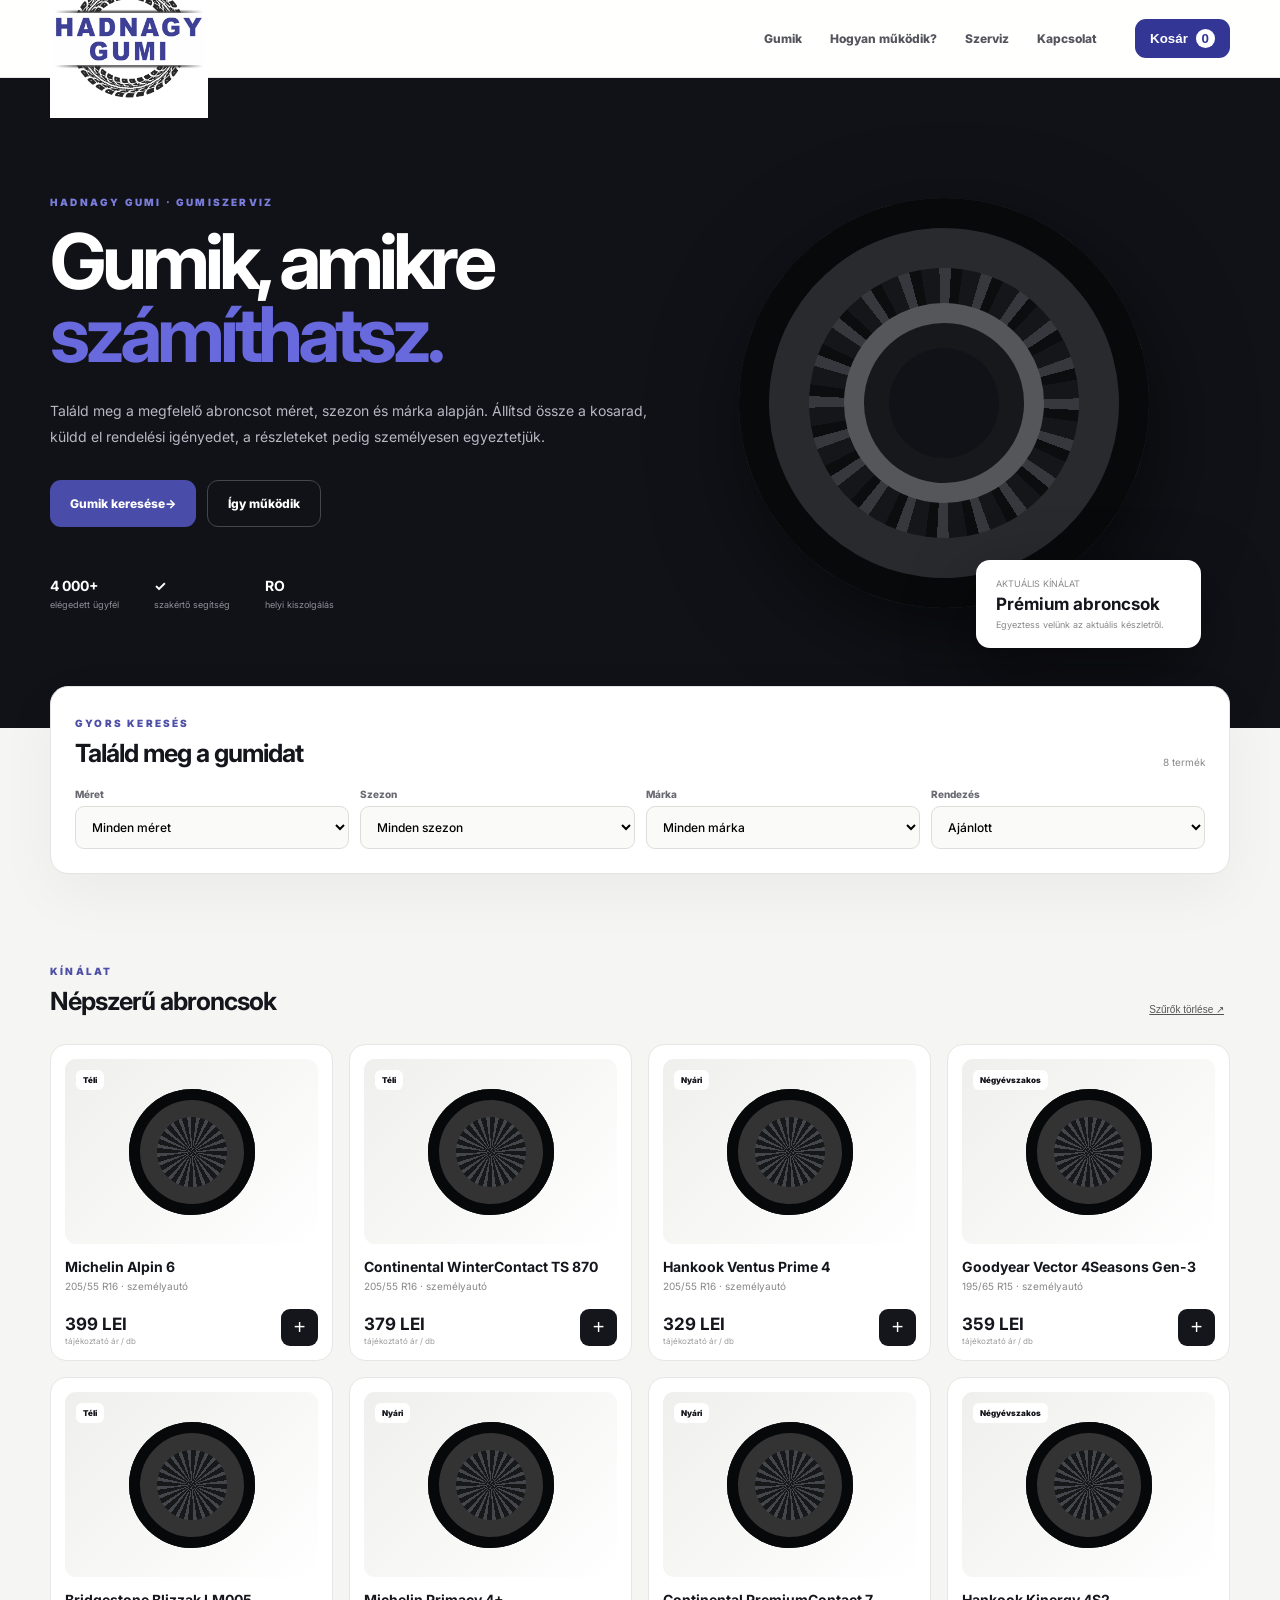
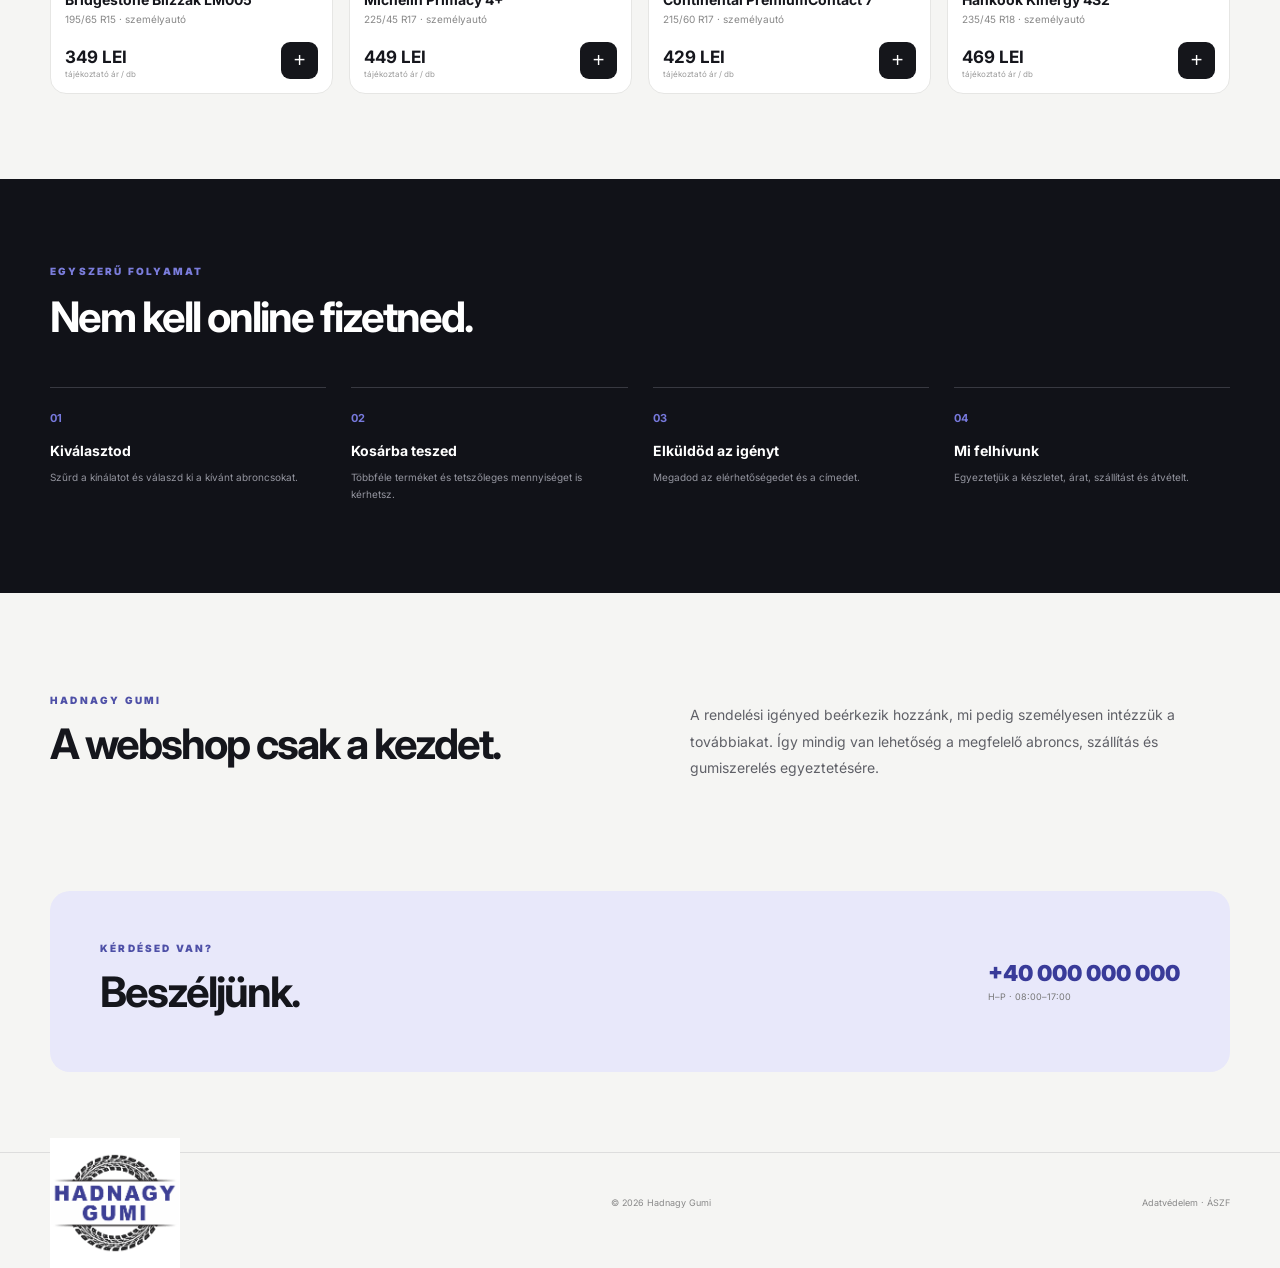
<file: index.html>
<!DOCTYPE html>
<html lang="hu">
<head>
<meta charset="UTF-8"><meta name="viewport" content="width=device-width,initial-scale=1.0">
<title>Hadnagy Gumi | Gumiabroncsok</title>
<link rel="stylesheet" href="style.css">
<link rel="preconnect" href="https://fonts.googleapis.com"><link rel="preconnect" href="https://fonts.gstatic.com" crossorigin>
<link href="https://fonts.googleapis.com/css2?family=Inter:wght@400;500;600;700;800;900&display=swap" rel="stylesheet">
</head>
<body>
<header class="header"><div class="container nav">
<a class="brand" href="#"><img src="logo.png" alt="Hadnagy Gumi"></a>
<nav><a href="#termekek">Gumik</a><a href="#hogyan">Hogyan működik?</a><a href="#szerviz">Szerviz</a><a href="#kapcsolat">Kapcsolat</a></nav>
<button class="cart-btn" onclick="openCart()">Kosár <b class="cart-count">0</b></button><button class="menu-btn" onclick="toggleMenu()">☰</button>
</div></header>
<section class="hero"><div class="hero-grid container"><div>
<div class="eyebrow">HADNAGY GUMI · GUMISZERVIZ</div>
<h1>Gumik, amikre<br><em>számíthatsz.</em></h1>
<p>Találd meg a megfelelő abroncsot méret, szezon és márka alapján. Állítsd össze a kosarad, küldd el rendelési igényedet, a részleteket pedig személyesen egyeztetjük.</p>
<div class="actions"><a class="btn primary" href="#termekek">Gumik keresése <span>→</span></a><a class="btn light" href="#hogyan">Így működik</a></div>
<div class="hero-stats"><div><strong>4 000+</strong><span>elégedett ügyfél</span></div><div><strong>✓</strong><span>szakértő segítség</span></div><div><strong>RO</strong><span>helyi kiszolgálás</span></div></div>
</div><div class="hero-art"><div class="giant-tire"></div><div class="hero-tag"><small>AKTUÁLIS KÍNÁLAT</small><strong>Prémium abroncsok</strong><span>Egyeztess velünk az aktuális készletről.</span></div></div></div></section>

<section class="finder container"><div class="finder-top"><div><span class="eyebrow dark">GYORS KERESÉS</span><h2>Találd meg a gumidat</h2></div><span id="resultCount">8 termék</span></div>
<div class="filters"><label>Méret<select id="sizeFilter"><option value="">Minden méret</option><option>205/55 R16</option><option>195/65 R15</option><option>225/45 R17</option><option>215/60 R17</option><option>235/45 R18</option></select></label>
<label>Szezon<select id="seasonFilter"><option value="">Minden szezon</option><option>Nyári</option><option>Téli</option><option>Négyévszakos</option></select></label>
<label>Márka<select id="brandFilter"><option value="">Minden márka</option><option>Michelin</option><option>Continental</option><option>Hankook</option><option>Goodyear</option><option>Bridgestone</option></select></label>
<label>Rendezés<select id="sortFilter"><option value="featured">Ajánlott</option><option value="priceAsc">Ár ↑</option><option value="priceDesc">Ár ↓</option><option value="name">Név</option></select></label></div></section>

<section class="products container" id="termekek"><div class="section-title"><div><span class="eyebrow dark">KÍNÁLAT</span><h2>Népszerű abroncsok</h2></div><button onclick="resetFilters()" class="text-btn">Szűrők törlése ↗</button></div><div class="product-grid" id="productsGrid"></div></section>

<section class="how" id="hogyan"><div class="container"><span class="eyebrow">EGYSZERŰ FOLYAMAT</span><h2>Nem kell online fizetned.</h2><div class="steps"><div><b>01</b><h3>Kiválasztod</h3><p>Szűrd a kínálatot és válaszd ki a kívánt abroncsokat.</p></div><div><b>02</b><h3>Kosárba teszed</h3><p>Többféle terméket és tetszőleges mennyiséget is kérhetsz.</p></div><div><b>03</b><h3>Elküldöd az igényt</h3><p>Megadod az elérhetőségedet és a címedet.</p></div><div><b>04</b><h3>Mi felhívunk</h3><p>Egyeztetjük a készletet, árat, szállítást és átvételt.</p></div></div></div></section>

<section class="service container" id="szerviz"><div><span class="eyebrow dark">HADNAGY GUMI</span><h2>A webshop csak a kezdet.</h2></div><p>A rendelési igényed beérkezik hozzánk, mi pedig személyesen intézzük a továbbiakat. Így mindig van lehetőség a megfelelő abroncs, szállítás és gumiszerelés egyeztetésére.</p></section>
<section class="contact container" id="kapcsolat"><div><span class="eyebrow dark">KÉRDÉSED VAN?</span><h2>Beszéljünk.</h2></div><div><a href="tel:+40000000000">+40 000 000 000</a><small>H–P · 08:00–17:00</small></div></section>
<footer><div class="container foot"><img src="logo.png"><span>© 2026 Hadnagy Gumi</span><span>Adatvédelem · ÁSZF</span></div></footer>

<div class="overlay" id="overlay" onclick="closeCart()"></div><aside class="cart" id="cart"><div class="cart-head"><div><span class="eyebrow dark">RENDELÉSI IGÉNY</span><h2>Kosár</h2></div><button onclick="closeCart()">×</button></div><div id="cartItems" class="cart-items"></div><div class="cart-bottom"><div><span>Tájékoztató összeg</span><strong id="cartTotal">0 LEI</strong></div><p>A végleges ár és szállítás a telefonos egyeztetéskor kerül megerősítésre.</p><button class="btn primary full" onclick="openOrder()">Rendelési igény elküldése →</button></div></aside>

<div class="modal" id="orderModal"><div class="modal-card"><button class="modal-x" onclick="closeOrder()">×</button><span class="eyebrow dark">KAPCSOLAT</span><h2>Hova keressünk?</h2><p>Adataidat a rendelési igény feldolgozásához és – megfelelő hozzájárulás esetén – későbbi marketingkommunikációhoz kezeljük.</p>
<form onsubmit="submitOrder(event)">
<div class="form-grid"><label>Teljes név *<input id="name" required></label><label>Telefonszám *<input id="phone" required placeholder="+40 ..."></label><label>E-mail<input id="email" type="email"></label>
<label>Megye *<select id="county" required><option value="">Válassz megyét...</option></select></label><label>Település *<select id="city" required disabled><option>Előbb válassz megyét...</option></select></label><label>Irányítószám<input id="zip" inputmode="numeric" maxlength="6" placeholder="Automatikusan kitöltve"></label></div>
<label>Cím *<input id="address" required placeholder="Utca, házszám"></label><label>Megjegyzés<textarea id="note" placeholder="Pl. gumiszerelést is kérek..."></textarea></label>
<label class="consent"><input type="checkbox" required> Elfogadom az adatkezelési tájékoztatót.</label><label class="consent optional"><input id="marketing" type="checkbox"> Szeretnék később ajánlatokat és akciókat kapni.</label>
<button class="btn primary full">Rendelési igény elküldése</button></form></div></div>
<script src="script.js?v=6"></script></body></html>
</file>
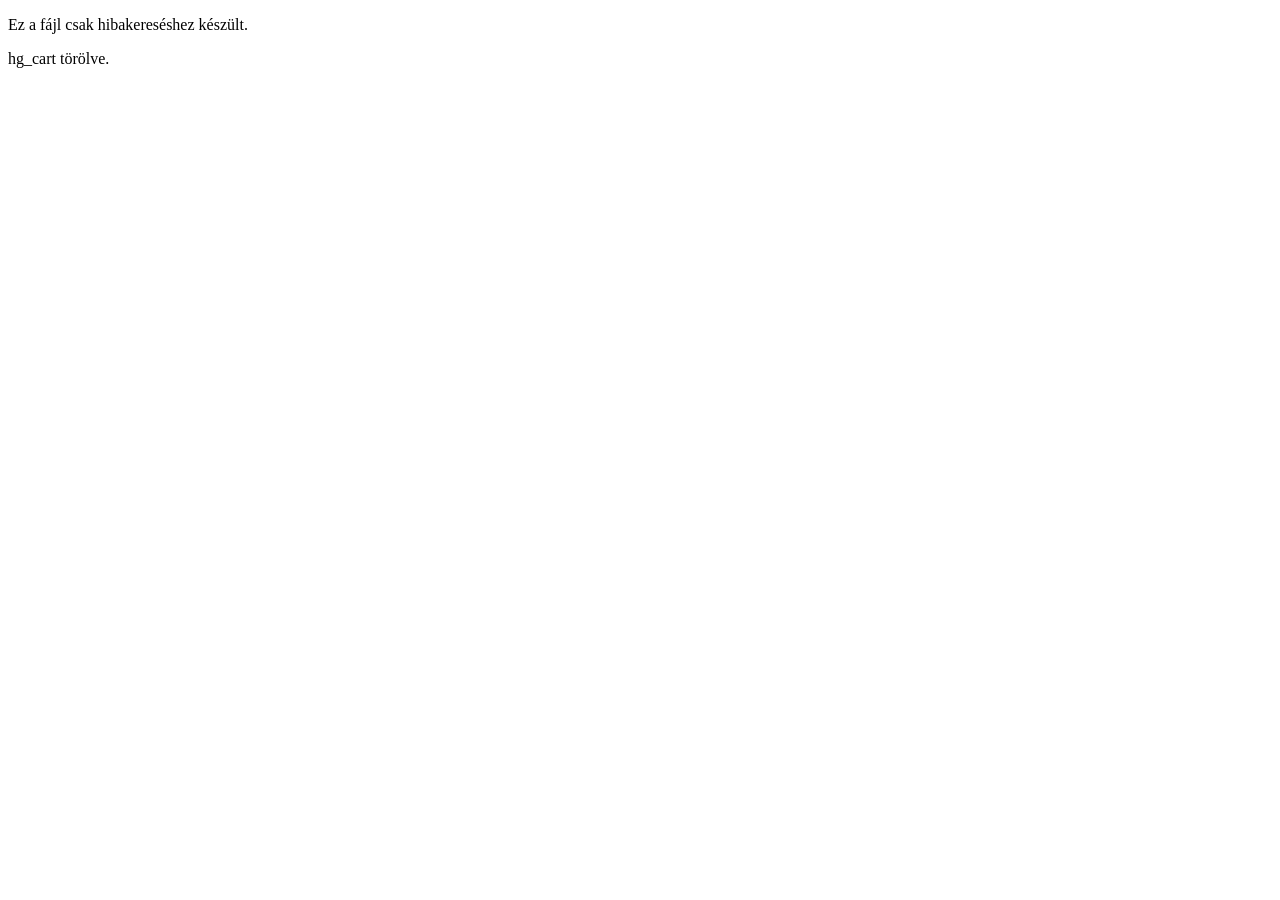
<file: reset-cart.html>
<!doctype html><meta charset="utf-8"><title>Kosár teszt</title>
<p>Ez a fájl csak hibakereséshez készült.</p><script>
localStorage.removeItem("hg_cart"); document.body.insertAdjacentHTML("beforeend","<p>hg_cart törölve.</p>");
</script>
</file>
<file: style.css>
*{box-sizing:border-box}html{scroll-behavior:smooth}body{margin:0;background:#f5f5f3;color:#15161c;font-family:Inter,Arial,sans-serif}a{text-decoration:none;color:inherit}.container{width:min(1180px,calc(100% - 40px));margin:auto}.header{height:78px;position:sticky;top:0;z-index:20;background:rgba(255,255,255,.92);backdrop-filter:blur(18px);border-bottom:1px solid #e7e7e5}.nav{height:100%;display:flex;align-items:center;gap:38px}.brand img{width:158px;display:block}.nav nav{margin-left:auto;display:flex;gap:28px}.nav nav a{font-size:12px;font-weight:800;color:#55565d}.nav nav a:hover{color:#3d3f9c}.cart-btn{border:0;background:#343696;color:white;border-radius:11px;padding:12px 15px;font-weight:800;cursor:pointer}.cart-count{background:#fff;color:#343696;border-radius:50%;padding:2px 6px;margin-left:4px}.menu-btn{display:none;border:0;background:none;font-size:22px}.hero{background:#111218;color:white;overflow:hidden}.hero-grid{min-height:650px;display:grid;grid-template-columns:1.03fr .97fr;align-items:center}.eyebrow{font-size:10px;letter-spacing:2.2px;font-weight:900;color:#7b7ddc}.eyebrow.dark{color:#4e50a7}.hero h1{font-size:clamp(48px,6vw,78px);line-height:.94;letter-spacing:-5px;margin:18px 0 27px}.hero h1 em{font-style:normal;color:#6769dc}.hero p{max-width:600px;color:#b7b8c2;font-size:14px;line-height:1.85}.actions{display:flex;gap:11px;margin-top:30px}.btn{display:inline-flex;justify-content:center;align-items:center;border:0;border-radius:11px;padding:15px 20px;font:800 12px Inter;cursor:pointer}.primary{background:#4a4ca9;color:white}.primary:hover{background:#5b5dc2}.light{border:1px solid #44454d;color:white}.hero-stats{display:flex;gap:35px;margin-top:50px}.hero-stats div{display:flex;flex-direction:column;gap:5px}.hero-stats strong{font-size:14px}.hero-stats span{font-size:9px;color:#8f9099}.hero-art{height:100%;position:relative;display:grid;place-items:center}.giant-tire{width:410px;height:410px;border-radius:50%;background:repeating-conic-gradient(from 5deg,#151619 0 8deg,#36383d 8deg 13deg,#0c0d0f 13deg 18deg);box-shadow:inset 0 0 0 30px #08090a,inset 0 0 0 70px #292a2d,0 30px 90px rgba(0,0,0,.55);transform:rotate(-15deg);position:relative}.giant-tire:after{content:"";position:absolute;inset:105px;border-radius:50%;background:#111218;border:20px solid #55565a;box-shadow:inset 0 0 0 25px #17181b}.hero-tag{position:absolute;right:5%;bottom:80px;background:white;color:#15161c;border-radius:14px;padding:18px 20px;width:225px;box-shadow:0 25px 70px #0007}.hero-tag small,.hero-tag span{display:block;color:#888;font-size:9px}.hero-tag strong{display:block;font-size:17px;margin:5px 0}.finder{background:white;border:1px solid #e4e4e2;border-radius:18px;margin-top:-42px;position:relative;z-index:5;padding:24px;box-shadow:0 18px 60px #0000000c}.finder-top{display:flex;justify-content:space-between;align-items:end;margin-bottom:20px}.finder h2,.section-title h2{font-size:25px;letter-spacing:-1px;margin:7px 0 0}.finder-top>span{font-size:10px;color:#888}.filters{display:grid;grid-template-columns:repeat(4,1fr);gap:11px}.filters label,.modal label{font-size:10px;font-weight:800;color:#686971}.filters select,.modal input,.modal select,.modal textarea{width:100%;margin-top:6px;padding:12px;border:1px solid #dddeda;border-radius:9px;background:#fafaf8;font:500 12px Inter;outline:none}.products{padding:85px 0}.section-title{display:flex;justify-content:space-between;align-items:end;margin-bottom:28px}.text-btn{border:0;background:none;text-decoration:underline;font-size:10px;cursor:pointer;color:#555}.product-grid{display:grid;grid-template-columns:repeat(4,1fr);gap:16px}.product{background:white;border:1px solid #e6e6e4;border-radius:16px;padding:14px;transition:.2s;position:relative}.product:hover{transform:translateY(-4px);box-shadow:0 20px 50px #0000000b}.product-image{height:185px;border-radius:11px;background:linear-gradient(135deg,#efefed,#fff);display:grid;place-items:center}.mini-tire{width:126px;height:126px;border-radius:50%;background:repeating-conic-gradient(#17181a 0 9deg,#44464b 9deg 15deg);box-shadow:inset 0 0 0 11px #07080a,inset 0 0 0 28px #333;transform:rotate(-17deg)}.badge{position:absolute;top:25px;left:25px;background:white;border-radius:6px;padding:5px 7px;font-size:8px;font-weight:900}.product h3{font-size:14px;margin:14px 0 5px}.spec{font-size:10px;color:#888}.product-row{display:flex;justify-content:space-between;align-items:end;margin-top:17px}.price strong{font-size:17px}.price small{display:block;font-size:8px;color:#999;margin-top:2px}.add{border:0;background:#15161b;color:white;width:37px;height:37px;border-radius:9px;font-size:20px;cursor:pointer}.how{background:#111218;color:white;padding:80px 0}.how h2{font-size:42px;letter-spacing:-2px;margin:12px 0 45px}.steps{display:grid;grid-template-columns:repeat(4,1fr);gap:25px}.steps>div{border-top:1px solid #383941;padding-top:18px}.steps b{color:#7779dc;font-size:11px}.steps h3{font-size:14px;margin:16px 0 7px}.steps p{color:#94959f;font-size:10px;line-height:1.7}.service{padding:95px 0;display:grid;grid-template-columns:1fr 1fr;gap:100px}.service h2,.contact h2{font-size:42px;letter-spacing:-2px;margin:10px 0}.service p{color:#5f6067;font-size:14px;line-height:1.9}.contact{background:#e8e8fa;border-radius:20px;padding:45px 50px;display:flex;justify-content:space-between;align-items:center;margin-bottom:80px}.contact a{display:block;font-size:22px;font-weight:900;color:#393b99}.contact small{display:block;color:#777;font-size:9px;margin-top:5px}footer{border-top:1px solid #ddd}.foot{height:100px;display:flex;justify-content:space-between;align-items:center;font-size:9px;color:#888}.foot img{width:130px}.overlay{position:fixed;inset:0;background:#0007;z-index:30;opacity:0;pointer-events:none;transition:.25s}.overlay.show{opacity:1;pointer-events:auto}.cart{position:fixed;right:0;top:0;height:100vh;width:min(450px,100%);background:#fff;z-index:31;transform:translateX(100%);transition:.3s;display:flex;flex-direction:column}.cart.open{transform:none}.cart-head{padding:28px;border-bottom:1px solid #eee;display:flex;justify-content:space-between}.cart-head h2{margin:6px 0 0}.cart-head button,.modal-x{border:0;background:#f0f0ee;border-radius:50%;width:34px;height:34px;font-size:21px;cursor:pointer}.cart-items{flex:1;overflow:auto;padding:20px}.empty{text-align:center;color:#999;padding:70px 10px;font-size:12px}.cart-item{display:flex;gap:12px;padding:14px 0;border-bottom:1px solid #eee}.cart-thumb{width:58px;height:58px;background:#eee;border-radius:10px;display:grid;place-items:center}.cart-thumb .mini-tire{width:40px;height:40px}.cart-info{flex:1}.cart-info strong{font-size:12px}.cart-info small{display:block;color:#888;font-size:9px;margin:4px 0 8px}.qty{display:flex;gap:8px;align-items:center}.qty button{border:1px solid #ddd;background:#fff;border-radius:6px;width:24px;height:24px;cursor:pointer}.cart-bottom{padding:20px;border-top:1px solid #eee}.cart-total{display:flex;justify-content:space-between}.cart-total strong{font-size:19px}.cart-bottom p{font-size:9px;color:#888;line-height:1.5}.full{width:100%}.modal{display:none;position:fixed;inset:0;background:#0008;z-index:40;align-items:center;justify-content:center;padding:18px}.modal.open{display:flex}.modal-card{position:relative;background:#fff;border-radius:18px;padding:32px;width:min(670px,100%);max-height:92vh;overflow:auto}.modal-card h2{font-size:30px;margin:8px 0}.modal-card>p{font-size:10px;color:#888;line-height:1.7}.modal-x{position:absolute;right:18px;top:18px}.form-grid{display:grid;grid-template-columns:1fr 1fr;gap:12px}.modal form>label{display:block;margin-top:13px}.modal textarea{height:75px;resize:vertical}.consent{display:flex!important;gap:8px;align-items:center}.consent input{width:auto!important;margin:0!important}.optional{color:#888!important}.modal .btn{margin-top:17px}@media(max-width:900px){.nav nav{display:none}.menu-btn{display:block}.hero-grid{grid-template-columns:1fr;min-height:570px}.hero-art{display:none}.filters,.product-grid{grid-template-columns:1fr 1fr}.steps{grid-template-columns:1fr 1fr}.service{gap:40px}.nav{justify-content:space-between}}@media(max-width:600px){.container{width:calc(100% - 24px)}.brand img{width:135px}.cart-btn{font-size:10px;padding:10px}.hero h1{font-size:50px}.hero-stats{gap:18px}.filters,.product-grid,.form-grid,.service{grid-template-columns:1fr}.section-title,.contact{display:block}.contact>div:last-child{margin-top:25px}.steps{grid-template-columns:1fr}.foot{height:auto;padding:22px 0;flex-direction:column;gap:10px}}

.product .add{position:relative;z-index:3;pointer-events:auto}.product{isolation:isolate}

.modal select:disabled{opacity:.65;cursor:wait}.modal select option{font-size:12px}
</file>
